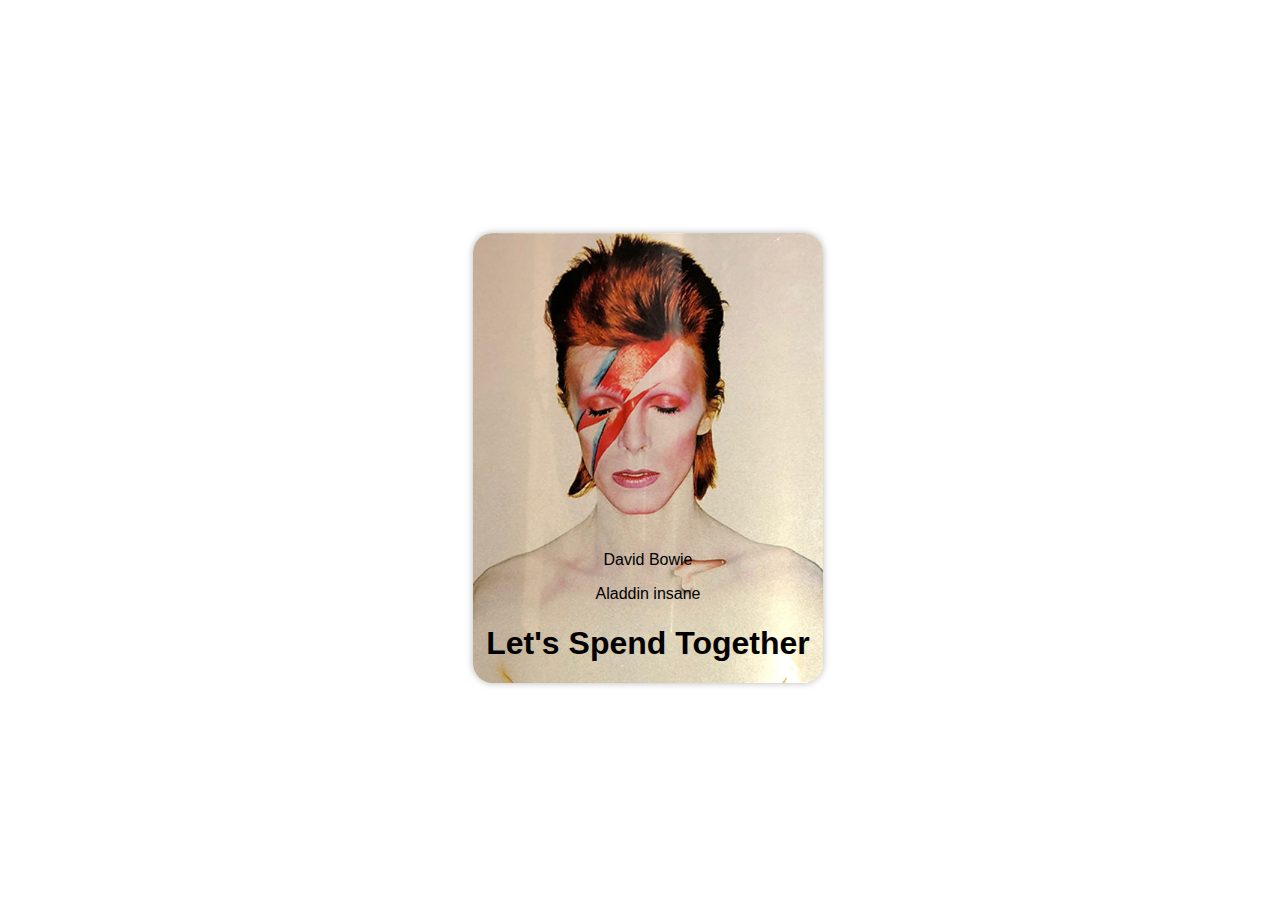
<file: Progetti/0403CSS/index.html>
<!DOCTYPE html>
<html lang="it">
<head>
    <meta charset="UTF-8">
    <meta name="viewport" content="width=device-width, initial-scale=1.0">
    <title>Card musicale</title>
    <style>
        body{
            font-family: 'Lucida Sans', 'Lucida Sans Regular', 'Lucida Grande', 'Lucida Sans Unicode', Geneva, Verdana, sans-serif;
            font-size: 1rem;
        }

        .card{
            width: 350px;
            height: 450px;
            position: relative;
            top: 50vh;
            left: 50vw;
            transform: translate(-50%, -50%);
            border-radius: 20px;
            overflow: hidden;
            box-shadow: 0 0  7px rgba(14,13, 13, 0.3);
            transition: box-shadow 0.5s;
        }

        .card:hover{
            box-shadow: 0 0  15px rgba(1,3, 13, 0.9);
        }

        .card img {
            width: 100%;
            height: 100%;
            object-fit: cover;
        }

        .titolo{
            position: absolute;
            bottom: 0;
            left: 0;
            width: 100%;
            text-align: center;
            transition: transform 1s;

        }

        .card:hover .titolo{
            transform: translateX(-100%);
        }
    </style>
</head>
<body>
    
    <div class="card">
        <img src="Copertina2.jpg" alt="Copertina disco">

        <div class="titolo">
            <p>David Bowie</p>
            <p>Aladdin insane</p>
            <h1>Let's Spend Together</h1>
        </div>

        <div class="pulsante">

        </div>
    </div>
</body>
</html>
</file>
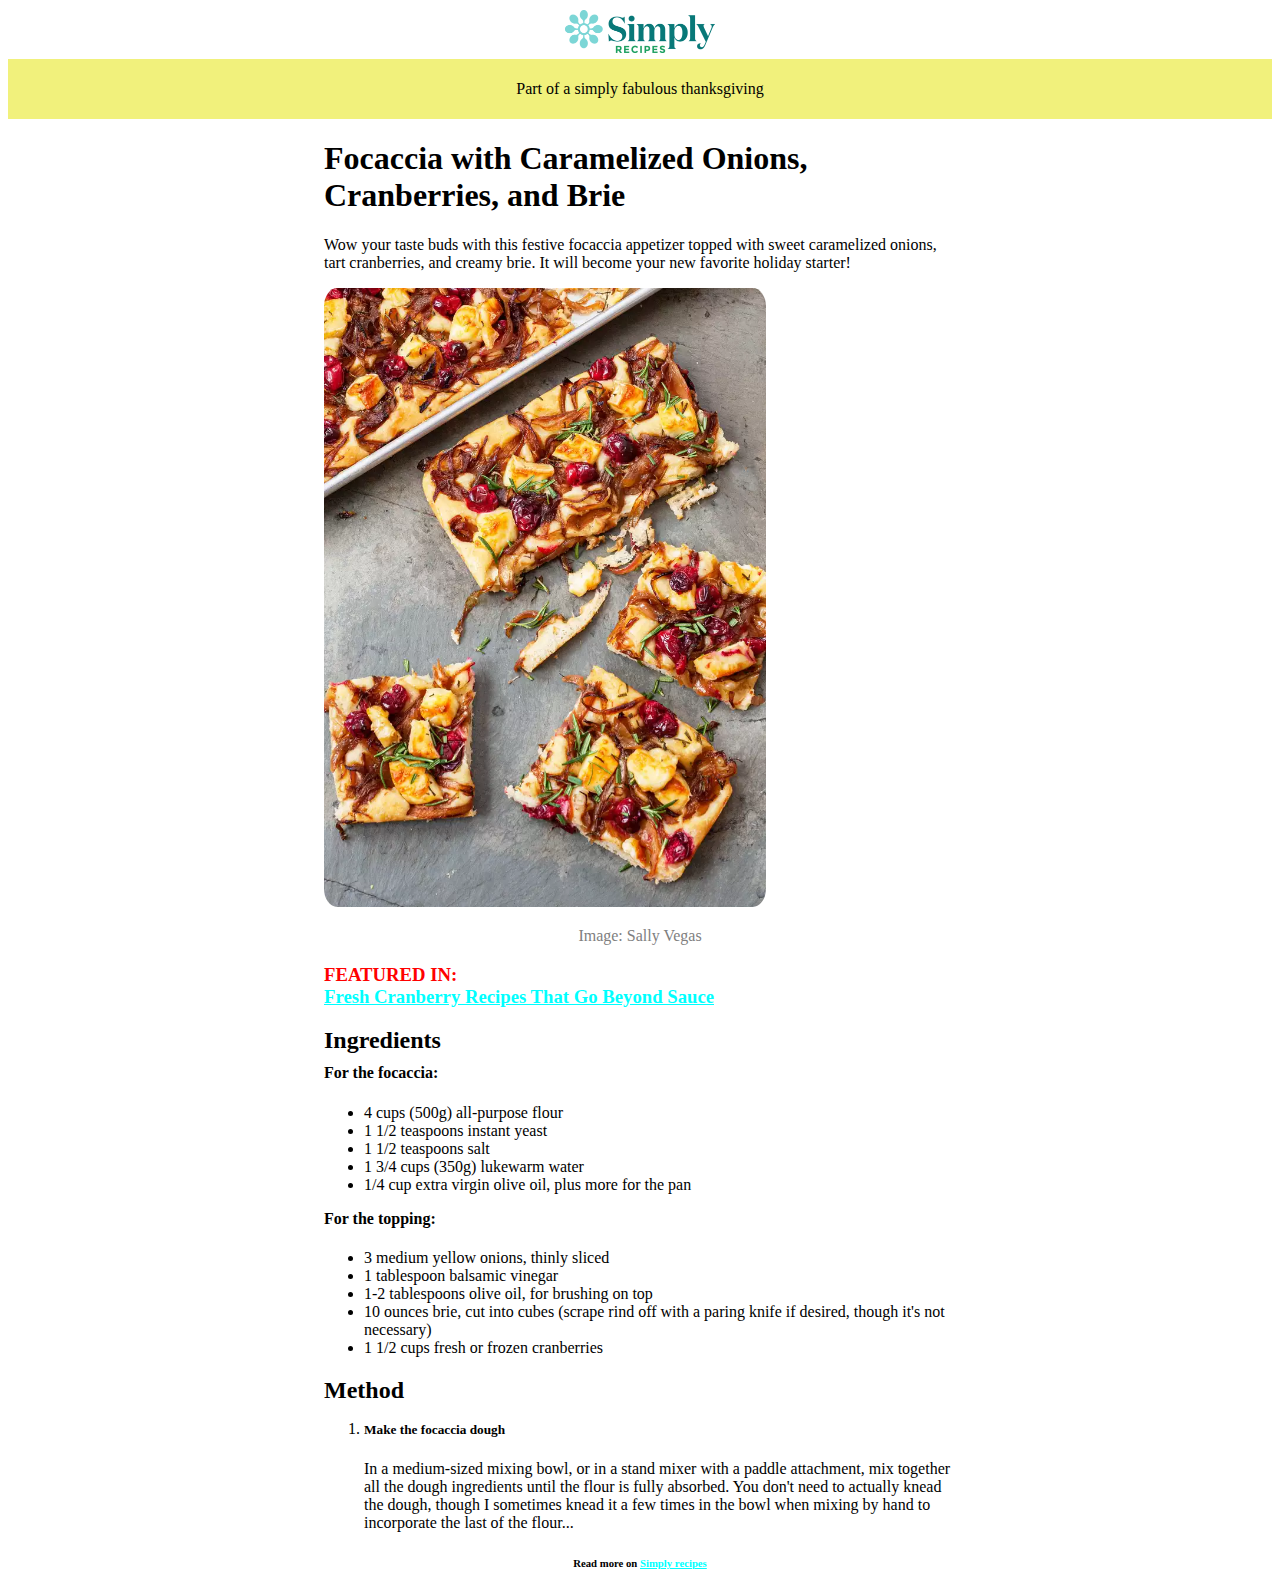
<file: Progetti/2602HTML/index.html>
<!DOCTYPE html>
<html lang="it">
<head>
    <meta charset="UTF-8">
    <meta name="viewport" content="width=device-width, initial-scale=1.0">
    <title>Simply</title>
    <style>
        header{
            text-align: center;
        }
        
        header img {
            width: 150px; 
            padding: 2px;
        }

        nav{
            background-color: rgb(241, 241, 124);
            padding: 5px;
        }

        main {
            max-width: 50%; 
            margin: auto; 
        }

        footer {
            text-align: center;
        }

        #foto{
            width: 70%;
            border-radius: 3%;
        }

        #Sally-image{
            text-align: center;
            color: gray;
        }

        #Featured{
            color: red;
        }

        a{
            color: aqua;
        }
        
        h2{
            margin-bottom: 0px;
        }

        h4,h5{
            margin-top: 10px;
        }
    </style>

</head>

<body>
    <header>
        <img src="./Simply_Recipes_Logo_-_2021.png" alt="logo">
        <nav>
            <p>Part of a <span>simply fabulous thanksgiving</span></p>
        </nav>
    </header>

    <main>
        <div>
            <h1>Focaccia with Caramelized Onions, Cranberries, and Brie</h1>
            <p>Wow your taste buds with this festive focaccia appetizer topped with sweet caramelized onions, tart cranberries, and creamy brie. It will become your new favorite holiday starter!</p>
            
            <img id="foto" src="__opt__aboutcom__coeus__resources__content_migration__simply_recipes__uploads__2020__12__Cranberry-Brie-Onion-Focaccia-LEAD-4-616c900337a44d82b82fe04845ba8c2b.webp" alt="immagine focaccia">
            <p id="Sally-image">Image: Sally Vegas</p>

            <h3><span id="Featured">FEATURED IN:</span> <br><a href="https:www.google.com">Fresh Cranberry Recipes That Go Beyond Sauce</a></h3>

            <div id="ingredienti">
                <h2>Ingredients</h2>

                <h4>For the focaccia:</h4>
                <ul>
                    <li>4 cups (500g) all-purpose flour</li>
                    <li>1 1/2 teaspoons instant yeast</li>
                    <li>1 1/2 teaspoons salt</li>
                    <li>1 3/4 cups (350g) lukewarm water</li>
                    <li>1/4 cup extra virgin olive oil, plus more for the pan</li>
                </ul>

                <h4>For the topping:</h4>
                <ul>
                    <li>3 medium yellow onions, thinly sliced</li>
                    <li>1 tablespoon balsamic vinegar</li>
                    <li>1-2 tablespoons olive oil, for brushing on top</li>
                    <li>10 ounces brie, cut into cubes (scrape rind off with a paring knife if desired, though it's not necessary)</li>
                    <li>1 1/2 cups fresh or frozen cranberries</li>
                </ul>
            </div>

            <div id="Metodi">
                <h2>Method</h2>
                <ol>
                    <li><h5>Make the focaccia dough</h5>
                    <p>In a medium-sized mixing bowl, or in a stand mixer with a paddle attachment, mix together all the dough ingredients until the flour is fully absorbed. You don't need to actually knead the dough, though I sometimes knead it a few times in the bowl when mixing by hand to incorporate the last of the flour...</p>
                    </li>
                </ol>
            </div>
        </div>
    </main>

    <footer>
        <h6>Read more on <a href="https:www.google.com">Simply recipes</a></h6>
    </footer>
</body>
</html>
</file>
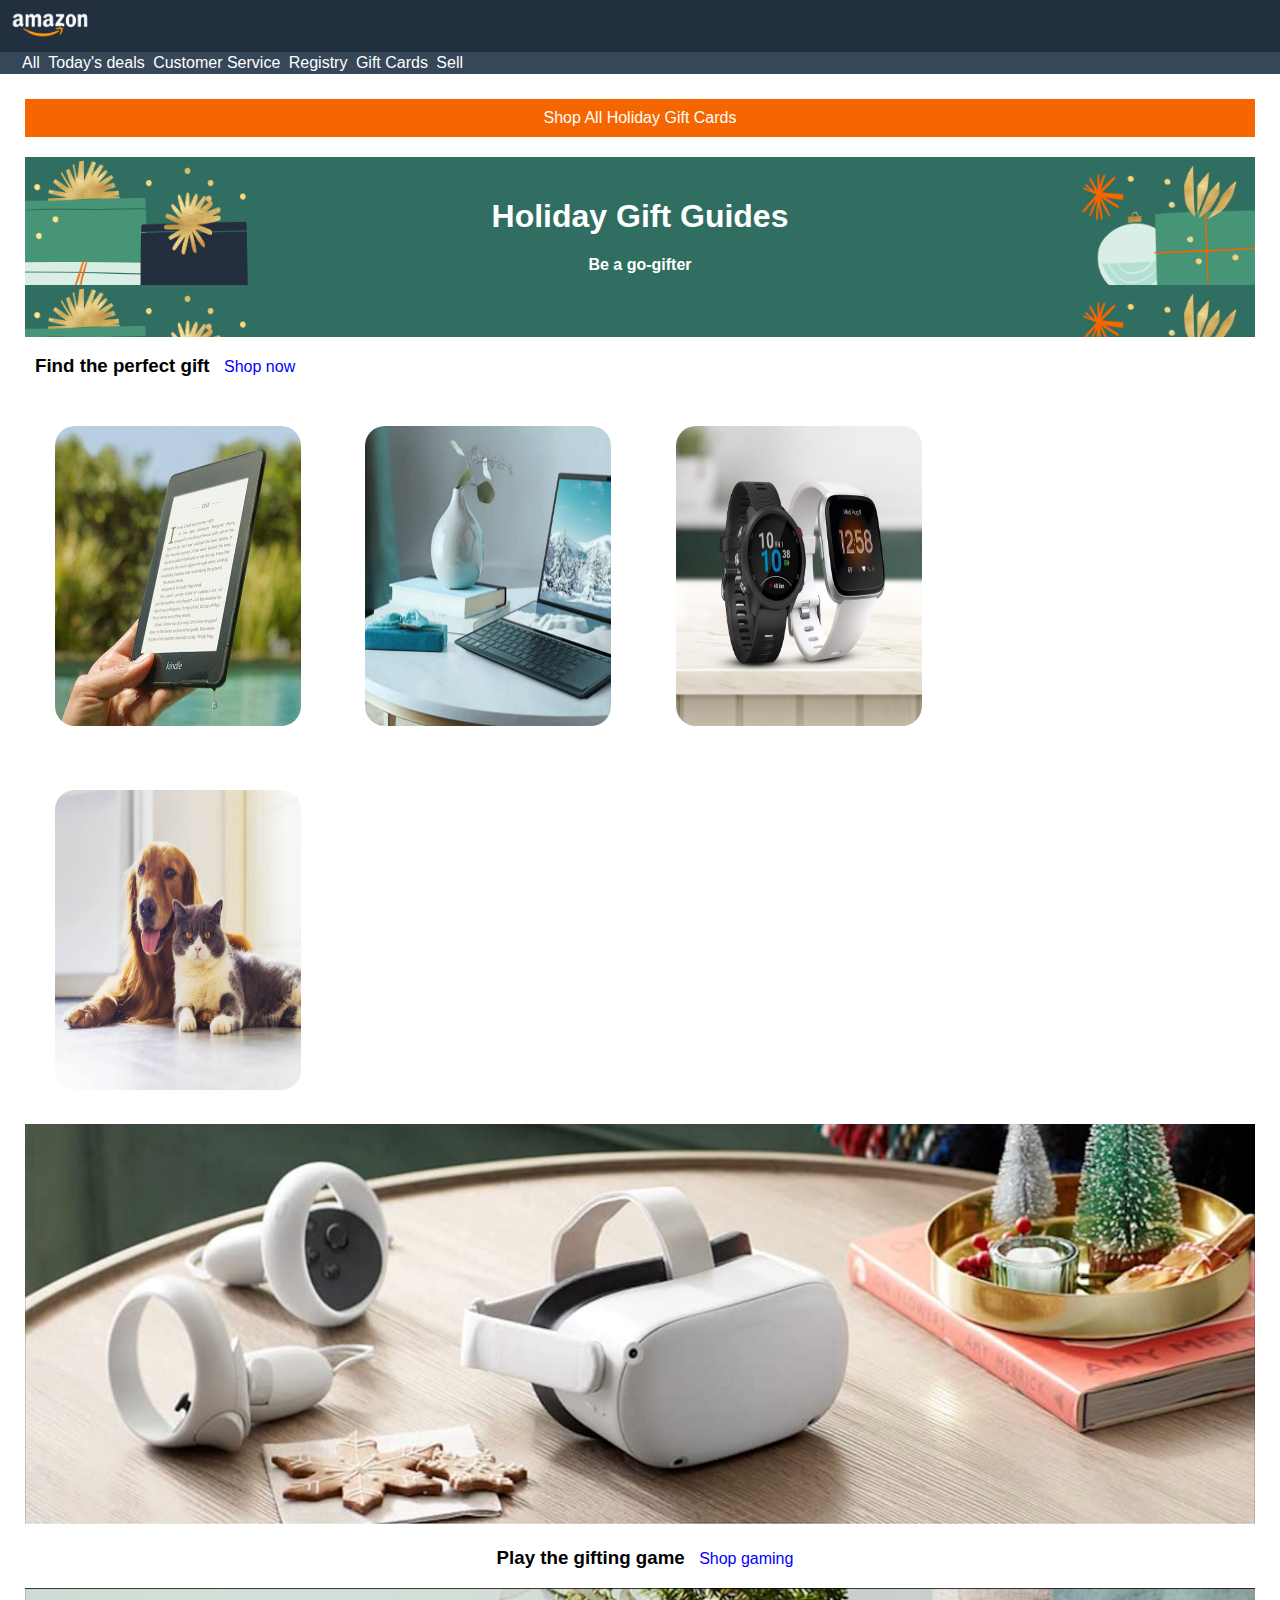
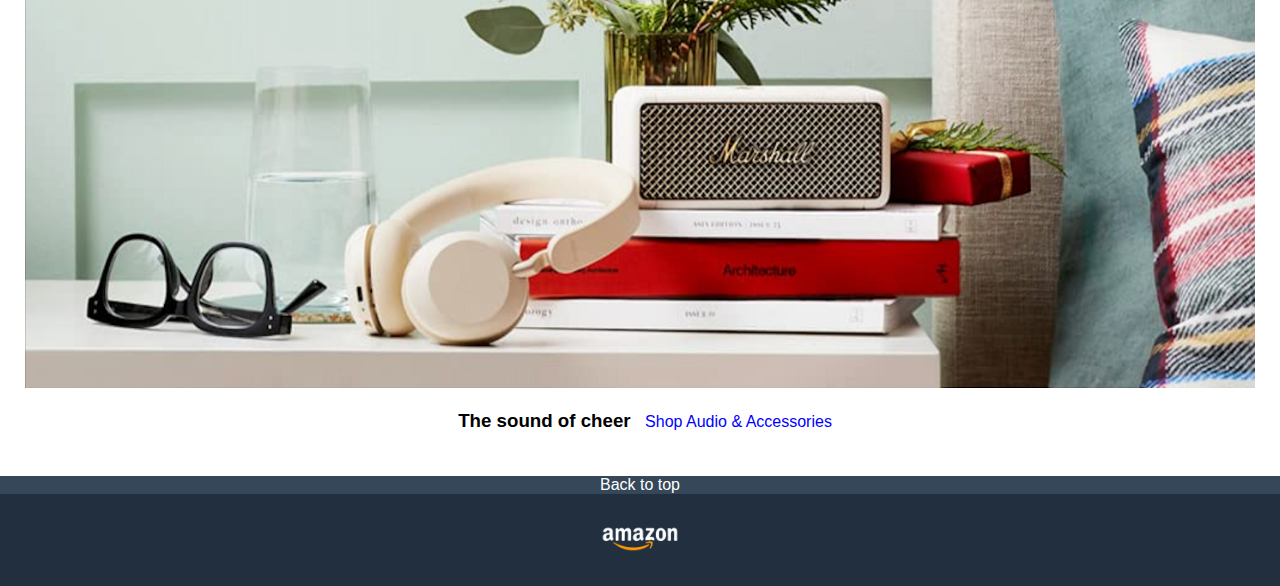
<file: Progetti/2902HTMLCSS/index.html>
<!DOCTYPE html>
<html lang="it">
<head>
    <meta charset="UTF-8">
    <meta name="viewport" content="width=device-width, initial-scale=1.0">
    <title>AMAZON</title>   
    <link rel="stylesheet" href="assets/css/style.css">
</head>
<body>
    
    <header>
        <div class="colore-Amazon1">
            <img class="logo" src="assets/image/logo.png" alt="Logo" style="padding: 10px;">
        </div>

        <nav class="colore-Amazon2 white">
            <ul>
                <li><a href="">All</a></li>
                <li><a href="">Today's deals</a></li>
                <li><a href="">Customer Service</a></li>
                <li><a href="">Registry</a></li>
                <li><a href="">Gift Cards</a></li>
                <li><a href="">Sell</a></li>
            </ul>
        </nav>
    </header>

    <main>
        <section id="Shop_all" class="white">
            <span>Shop All Holiday Gift Cards</span>
        </section>

        <section id="Gift" class="white">
            <h1>Holiday Gift Guides</h1>
            <h4>Be a go-gifter</h4>
        </section>

        <section>
            <div id="shopNow">            
                <h3>Find the perfect gift</h3>
                <p>Shop now</p>
            </div>


            <img class="prodotto" src="assets/image/img_1.jpg" alt="immagine prodotto">
            <img class="prodotto" src="assets/image/img_2.jpg" alt="immagine prodotto">
            <img class="prodotto" src="assets/image/img_3.jpg" alt="immagine prodotto">
            <img class="prodotto" src="assets/image/img_4.jpg" alt="immagine prodotto">
        </section>

        <section>
            <img class="categoria" src="assets/image/img_9.png" alt="immagine prodotto">
            <div class="descrizione">
                <h3>Play the gifting game</h3>
                <p>Shop gaming</p>
            </div>
        </section>

        <section>
            <img class="categoria" src="assets/image/img_10.png" alt="immagine prodotto">
            <div class="descrizione">
                <h3>The sound of cheer</h3>
                <p>Shop Audio & Accessories</p>
            </div>
        </section>
    </main>

    <footer>
        <section class="colore-Amazon2">
            <a href="">Back to top</a>
        </section>

        <div class="colore-Amazon1">
            <img class="logo" src="assets/image/logo.png" alt="Logo">
        </div>
    </footer>

</body>
</html>
</file>
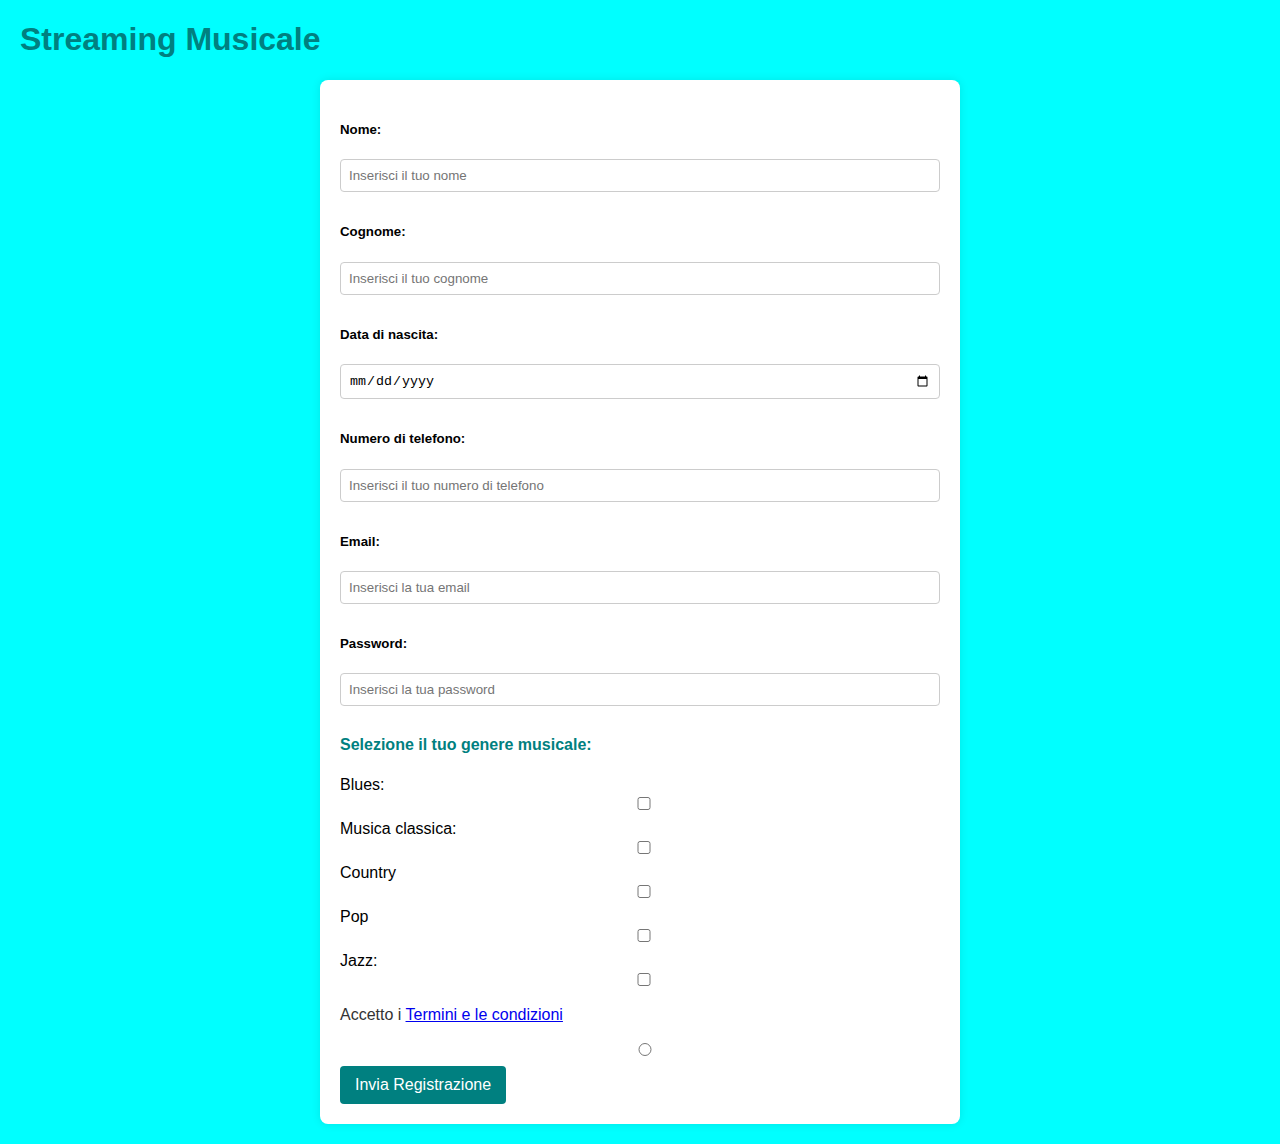
<file: PreCorso/C02 - Sito musica.html>
<!DOCTYPE html>
<html lang="it">

<head>
    <meta charset="UTF-8">
    <meta name="viewport" content="width=device-width, initial-scale=1.0">
    <title>Form Gusti Musicali</title>

    <style>
        body {
            background-color: #00FFFF;
            font-family: Arial, sans-serif; 
            margin: 20px; 
        }

        h1 {
            color: #008080;
        }

        form {
            max-width: 600px; /* Limitato la larghezza del form */
            margin: 0 auto; /* Centrato il form nella pagina */
            background-color: #FFF; /* Aggiunto uno sfondo bianco al form */
            padding: 20px; /* Aggiunto spazio interno al form */
            border-radius: 8px; /* Aggiunto un bordo arrotondato al form */
            box-shadow: 0 0 10px rgba(0, 0, 0, 0.1); /* Aggiunto un'ombra */
        }

        input,
        select {
            width: 100%;
            padding: 8px;
            margin-bottom: 10px;
            box-sizing: border-box;
            border: 1px solid #ccc;
            border-radius: 4px;
        }

        h4 {
            margin-top: 20px; 
            color: #008080;
        }

        p {
            margin-top: 10px; 
            color: #333; 
        }

        button {
            background-color: #008080;
            color: #FFF;
            padding: 10px 15px;
            border: none;
            border-radius: 4px;
            cursor: pointer;
            font-size: 16px;
        }

        button:hover {
            background-color: #006666; 
        }
    </style>
</head>

<body>

    <h1>Streaming Musicale</h1>

    <form onsubmit="alert('Registrazione inviata')">
        <form onsubmit="alert('Registrazione inviata')" >
            <div>
                <h5>Nome:</h5>
                <input type="text" placeholder="Inserisci il tuo nome"/>
            </div>
            <div>
                <h5>Cognome:</h5>
                <input type="text" placeholder="Inserisci il tuo cognome"/>
            </div>
            <div>
                <h5>Data di nascita:</h5>
                <input type="date"/>
            </div>
            <div>
                <h5>Numero di telefono:</h5>
                <input type ="number" placeholder="Inserisci il tuo numero di telefono"/>
            </div>
            <div>
                <h5>Email:</h5>
                <input type="email" placeholder="Inserisci la tua email"/>
            </div>
            <div>
                <h5>Password:</h5>
                <input type="password" placeholder="Inserisci la tua password"/>
            </div>
    
            <h4>Selezione il tuo genere musicale:</h4>
            Blues: <input type="checkbox"/> 
            Musica classica: <input type="checkbox"/> 
            Country <input type="checkbox"/> 
            Pop <input type ="checkbox"/> 
            Jazz: <input type="checkbox"/> 
            
            <p>Accetto i <a href="https://google.com"> Termini e le condizioni</p>
            <input type="radio"/>
            
            <button type="Submit" > Invia Registrazione</button>
                
        </form>
    </form>

</body>

</html>
</file>
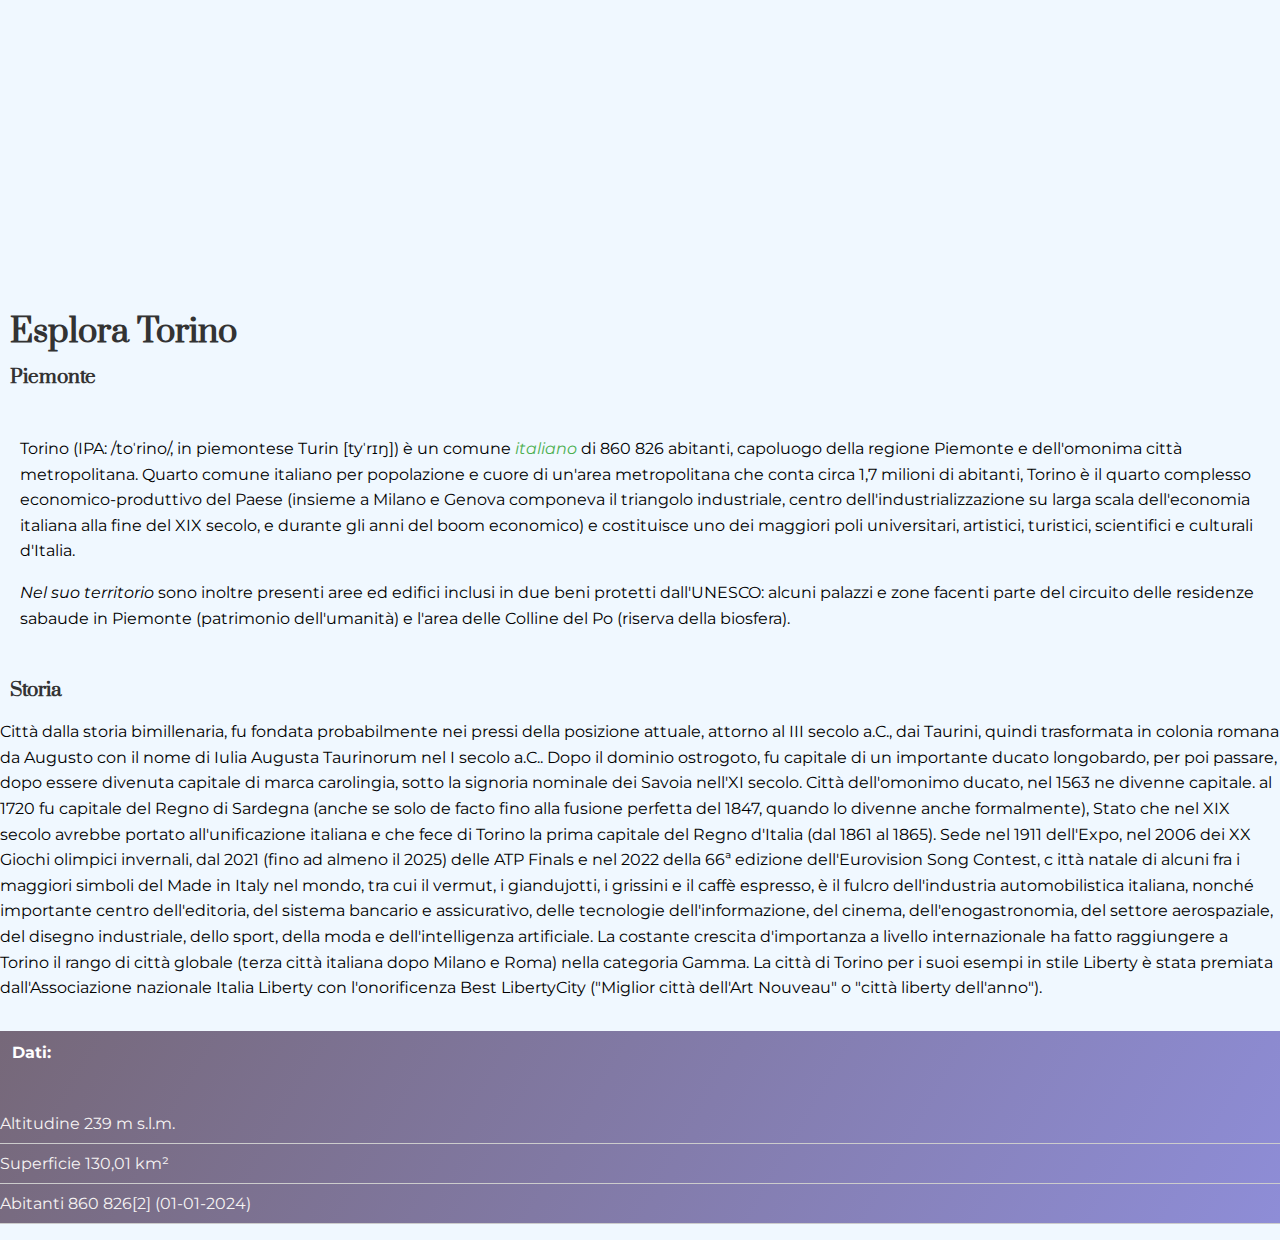
<file: PreCorso/C03 - Paesaggio.html>
<!DOCTYPE html>
<html lang="en">

<head>
    <meta charset="UTF-8">
    <meta name="viewport" content="width=device-width, initial-scale=1.0">
    <title>Esplora Torino</title>
    <style>
        @import url('https://fonts.googleapis.com/css2?family=Montserrat:ital,wght@0,400;1,600&family=Prata&display=swap');
        
        body {
            margin: 0;
            font-family: 'Montserrat', sans-serif;
            background-color: #f0f8ff; /* Colore di sfondo */
        }

        .main-section {
            padding: 20px;
        }

        .image-container {
            height: 300px; /* Ridotta l'altezza dell'immagine */
            background-image: url("https://hips.hearstapps.com/hmg-prod/images/torino-with-mole-antonelliana-and-the-alps-royalty-free-image-1643015862.jpg");
            background-size: cover; /* Utilizzato 'cover' per adattare l'immagine al container */
            background-position: center;
            background-repeat: no-repeat;
        }

        h1, h3 {
            font-family: 'Prata', serif;
            margin: 10px;
            color: #333; /* Cambiato il colore del testo principale */
        }

        a {
            font-style: italic;
            text-decoration: none;
            color: #4CAF50; /* Cambiato il colore dei link */
        }

        a:visited {
            color: #8A2BE2; /* Cambiato il colore dei link visitati */
        }

        h4 {
            padding: 12px; /* Ridotta la dimensione del padding del titolo */
            margin: 30px 0; /* Aggiunto margine sopra e sotto il titolo */
            color: #fff;
            border-radius: 6px;
            
        }

        ul {
            list-style: none;
            padding: 0;
        }

        li {
            padding: 10px 0;
            border-bottom: 1px solid #ccc; /* Aggiunto un bordo inferiore a ciascun elemento della lista */
            color: #f6f3f3; /* Cambiato il colore del testo della lista */
        }

        p {
            line-height: 1.6; /* Aumentata l'altezza della riga */
        }

        #dati{
            background: linear-gradient(120deg, #766879, #8e8dd7)
        }
    </style>
</head>

<body>

    <div class="image-container"></div>
    <h1>Esplora Torino</h1>
    <h3>Piemonte</h3>
    <div class="main-section">
        <p>Torino (IPA: /toˈrino/, in piemontese Turin [tyˈrɪŋ]) è un comune <a href="https://www.youtube.com/watch?v=wd4likgy_s4">italiano</a> di 860 826 abitanti, capoluogo della regione Piemonte e dell'omonima città metropolitana.
            Quarto comune italiano per popolazione e cuore di un'area metropolitana che conta circa 1,7 milioni di abitanti, Torino è il quarto complesso economico-produttivo del 
            Paese (insieme a Milano e Genova componeva il triangolo industriale, centro dell'industrializzazione su larga scala dell'economia italiana alla fine del XIX secolo, 
            e durante gli anni del boom economico) e costituisce uno dei maggiori poli universitari, artistici, turistici, scientifici e culturali d'Italia. </p>

        <p><span style="font-style: italic;">Nel suo territorio</span> sono inoltre presenti aree ed edifici inclusi in due beni protetti dall'UNESCO: alcuni palazzi e zone facenti 
            parte del circuito delle residenze sabaude in Piemonte (patrimonio dell'umanità) e l'area delle Colline del Po (riserva della biosfera).</p>
    </div>

    <h3>Storia</h3>
    <p>Città dalla storia bimillenaria, fu fondata probabilmente nei pressi della posizione attuale, attorno al III secolo a.C., dai Taurini, quindi trasformata in colonia 
        romana da Augusto con il nome di Iulia Augusta Taurinorum nel I secolo a.C.. Dopo il dominio ostrogoto, fu capitale di un importante ducato longobardo, per poi passare, 
        dopo essere divenuta capitale di marca carolingia, sotto la signoria nominale dei Savoia nell'XI secolo. Città dell'omonimo ducato, nel 1563 ne divenne capitale. 
        al 1720 fu capitale del Regno di Sardegna (anche se solo de facto fino alla fusione perfetta del 1847, quando lo divenne anche formalmente), Stato che nel XIX secolo 
        avrebbe portato all'unificazione italiana e che fece di Torino la prima capitale del Regno d'Italia (dal 1861 al 1865).
        Sede nel 1911 dell'Expo, nel 2006 dei XX Giochi olimpici invernali, dal 2021 (fino ad almeno il 2025) delle ATP Finals e nel 2022 della 66ª edizione dell'Eurovision Song Contest, c
        ittà natale di alcuni fra i maggiori simboli del Made in Italy nel mondo, tra cui il vermut, i giandujotti, i grissini e il caffè espresso, è il fulcro dell'industria automobilistica 
        italiana, nonché importante centro dell'editoria, del sistema bancario e assicurativo, delle tecnologie dell'informazione, del cinema, dell'enogastronomia, del settore aerospaziale, 
        del disegno industriale, dello sport, della moda e dell'intelligenza artificiale.
        La costante crescita d'importanza a livello internazionale ha fatto raggiungere a Torino il rango di città globale (terza città italiana dopo Milano e Roma) nella categoria Gamma.
        La città di Torino per i suoi esempi in stile Liberty è stata premiata dall'Associazione nazionale Italia Liberty con l'onorificenza Best LibertyCity ("Miglior città dell'Art Nouveau" o "città liberty dell'anno").</p>

    <div id="dati">
        <h4>Dati:</h4>
        <ul>
            <li>Altitudine	239 m s.l.m.</li>
            <li>Superficie	130,01 km²</li>
            <li>Abitanti	860 826[2] (01-01-2024)</li>
        </ul>
    </div>

</body>

</html>
</file>
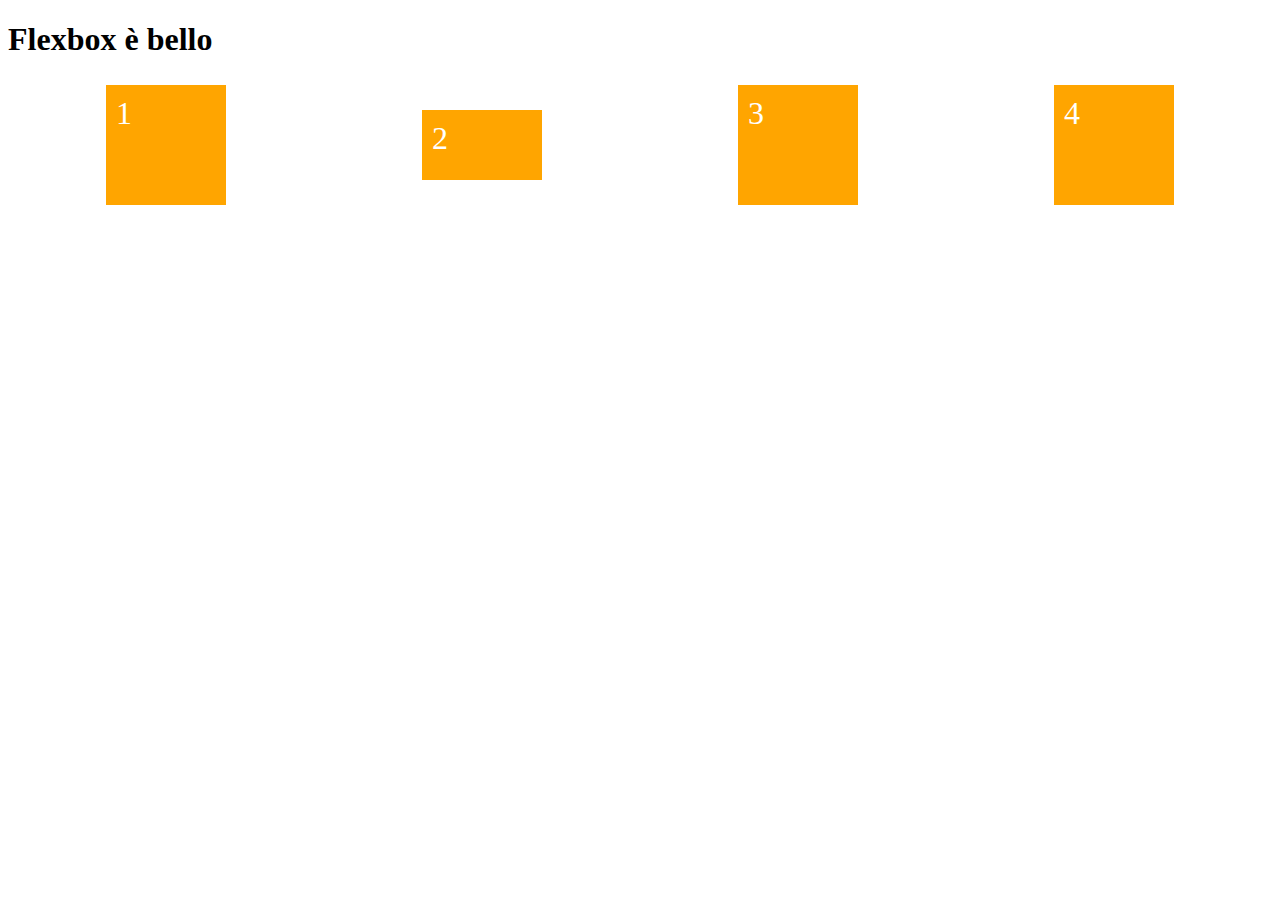
<file: PreCorso/Flexbox.html>
<!DOCTYPE html>
<html lang="en">
<head>
    <meta charset="UTF-8">
    <meta name="viewport" content="width=device-width, initial-scale=1.0">
    <title>Flexbox</title>
    <link rel="stylesheet" href="Flexbox.css"/>
</head>
<body>
    <h1>Flexbox è bello</h1>

    <div id="container">
        <div class="child">1</div>
        <div class="child" style="height: 50px;">2</div>
        <div class="child">3</div>
        <div class="child">4</div>
    </div>
</body>
</html>
</file>
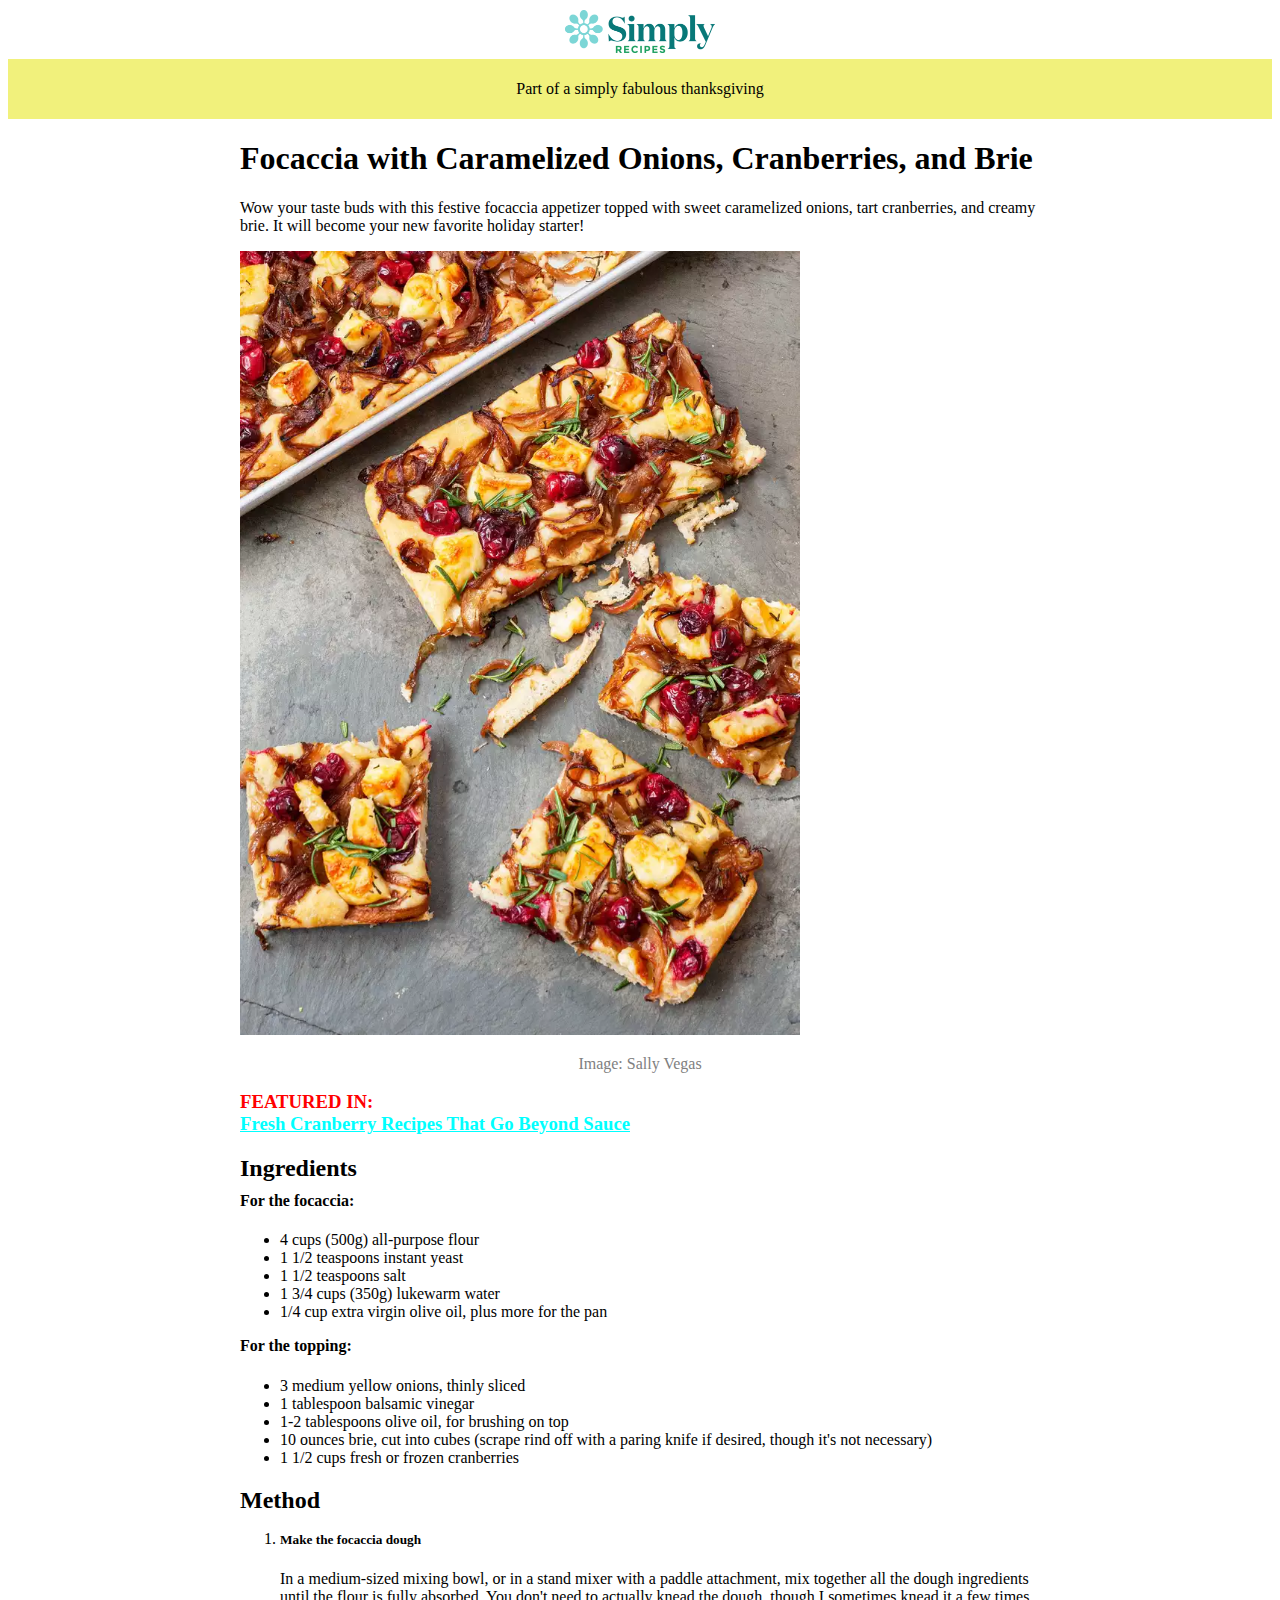
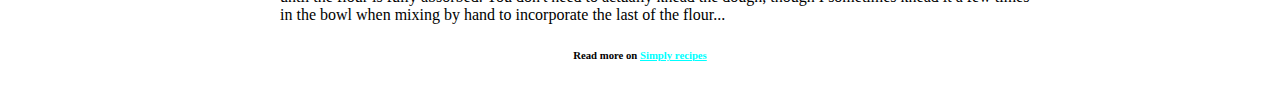
<file: Progetti/2602HTML/esercizio.html>
<!DOCTYPE html>
<html lang="it">
<head>
    <meta charset="UTF-8">
    <meta name="viewport" content="width=device-width, initial-scale=1.0">
    <title>Simply</title>
    <style>
        header{
            text-align: center;
        }
        
        header img {
            width: 150px; 
            padding: 2px;
        }

        nav{
            background-color: rgb(241, 241, 124);
            padding: 5px;
        }

        main {
            max-width: 800px; 
            margin: auto; 
        }

        footer {
            text-align: center;
        }

        #foto{
            width: 70%;
        }

        #Sally-image{
            text-align: center;
            color: gray;
        }

        #Featured{
            color: red;
        }

        a{
            color: aqua;
        }
        
        h2{
            margin-bottom: 0px;
        }

        h4,h5{
            margin-top: 10px;
        }
    </style>

</head>

<body>
    <header>
        <img src="./Simply_Recipes_Logo_-_2021.png" alt="logo">
        <nav>
            <p>Part of a <span>simply fabulous thanksgiving</span></p>
        </nav>
    </header>

    <main>
        <div>
            <h1>Focaccia with Caramelized Onions, Cranberries, and Brie</h1>
            <p>Wow your taste buds with this festive focaccia appetizer topped with sweet caramelized onions, tart cranberries, and creamy brie. It will become your new favorite holiday starter!</p>
            
            <img id="foto" src="__opt__aboutcom__coeus__resources__content_migration__simply_recipes__uploads__2020__12__Cranberry-Brie-Onion-Focaccia-LEAD-4-616c900337a44d82b82fe04845ba8c2b.webp" alt="immagine focaccia">
            <p id="Sally-image">Image: Sally Vegas</p>

            <h3><span id="Featured">FEATURED IN:</span> <br><a href="https:www.google.com">Fresh Cranberry Recipes That Go Beyond Sauce</a></h3>

            <div id="ingredienti">
                <h2>Ingredients</h2>

                <h4>For the focaccia:</h4>
                <ul>
                    <li>4 cups (500g) all-purpose flour</li>
                    <li>1 1/2 teaspoons instant yeast</li>
                    <li>1 1/2 teaspoons salt</li>
                    <li>1 3/4 cups (350g) lukewarm water</li>
                    <li>1/4 cup extra virgin olive oil, plus more for the pan</li>
                </ul>

                <h4>For the topping:</h4>
                <ul>
                    <li>3 medium yellow onions, thinly sliced</li>
                    <li>1 tablespoon balsamic vinegar</li>
                    <li>1-2 tablespoons olive oil, for brushing on top</li>
                    <li>10 ounces brie, cut into cubes (scrape rind off with a paring knife if desired, though it's not necessary)</li>
                    <li>1 1/2 cups fresh or frozen cranberries</li>
                </ul>
            </div>

            <div id="Metodi">
                <h2>Method</h2>
                <ol>
                    <li><h5>Make the focaccia dough</h5>
                    <p>In a medium-sized mixing bowl, or in a stand mixer with a paddle attachment, mix together all the dough ingredients until the flour is fully absorbed. You don't need to actually knead the dough, though I sometimes knead it a few times in the bowl when mixing by hand to incorporate the last of the flour...</p>
                    </li>
                </ol>
            </div>
        </div>
    </main>

    <footer>
        <h6>Read more on <a href="https:www.google.com">Simply recipes</a></h6>
    </footer>
</body>
</html>
</file>
<file: Progetti/2902HTMLCSS/assets/css/style.css>
body{
    padding: 0;
    margin: 0;
    font-family:'Gill Sans', 'Gill Sans MT', Calibri, 'Trebuchet MS', sans-serif;
}

.colore-Amazon1{
    background-color: rgb(34, 47, 63);
}
.colore-Amazon2{
    background-color: #354758;
}

.white{
    color: white;
    
}

.logo{
    width: 80px;
}

div .logo{
    padding: 30px;
}

ul{
    margin: 0px;
    padding-left: 20px;
}

a{
    color: white;
    text-decoration: none;
}

li{
    display: inline-block;
    padding-right: 20px;
    padding: 2px;
    list-style-type: none;
}

main{
    margin: 25px;
}

#Shop_all{
    background-color: #f56600;
    text-align: center;
    margin-bottom:20px;
    padding: 10px;
}

p, span{
    font-family: Arial, Helvetica, sans-serif;
}

#Gift{
    background-image: url("../image/bg-image.png");
    height: 180px;
    text-align:center;
    display: flex;
    justify-content: center;
    flex-direction: column;

}

h1{
    margin: 0px;
}

p, h3{
    display: inline-block;
    padding-left: 10px;
    
}

p{
    color: blue
}

.prodotto{
    width: 20%;
    height: 300px;
    padding: 30px;
    border-radius: 50px;
}

.categoria{
    width: 100%;
    height: 400px;
}

.descrizione{
    text-align: center;
}

footer{
    text-align: center;
}
</file>
<file: PreCorso/Flexbox.css>
.child{
    width: 100px;
    height: 100px;
    color: white;
    background-color: orange;
    margin: 5px;
    padding: 10px;
    font-size: 2em;
}

#container{
    display: flex;
    justify-content: space-around;
    align-items: center;
    align-content: center;
}
</file>
